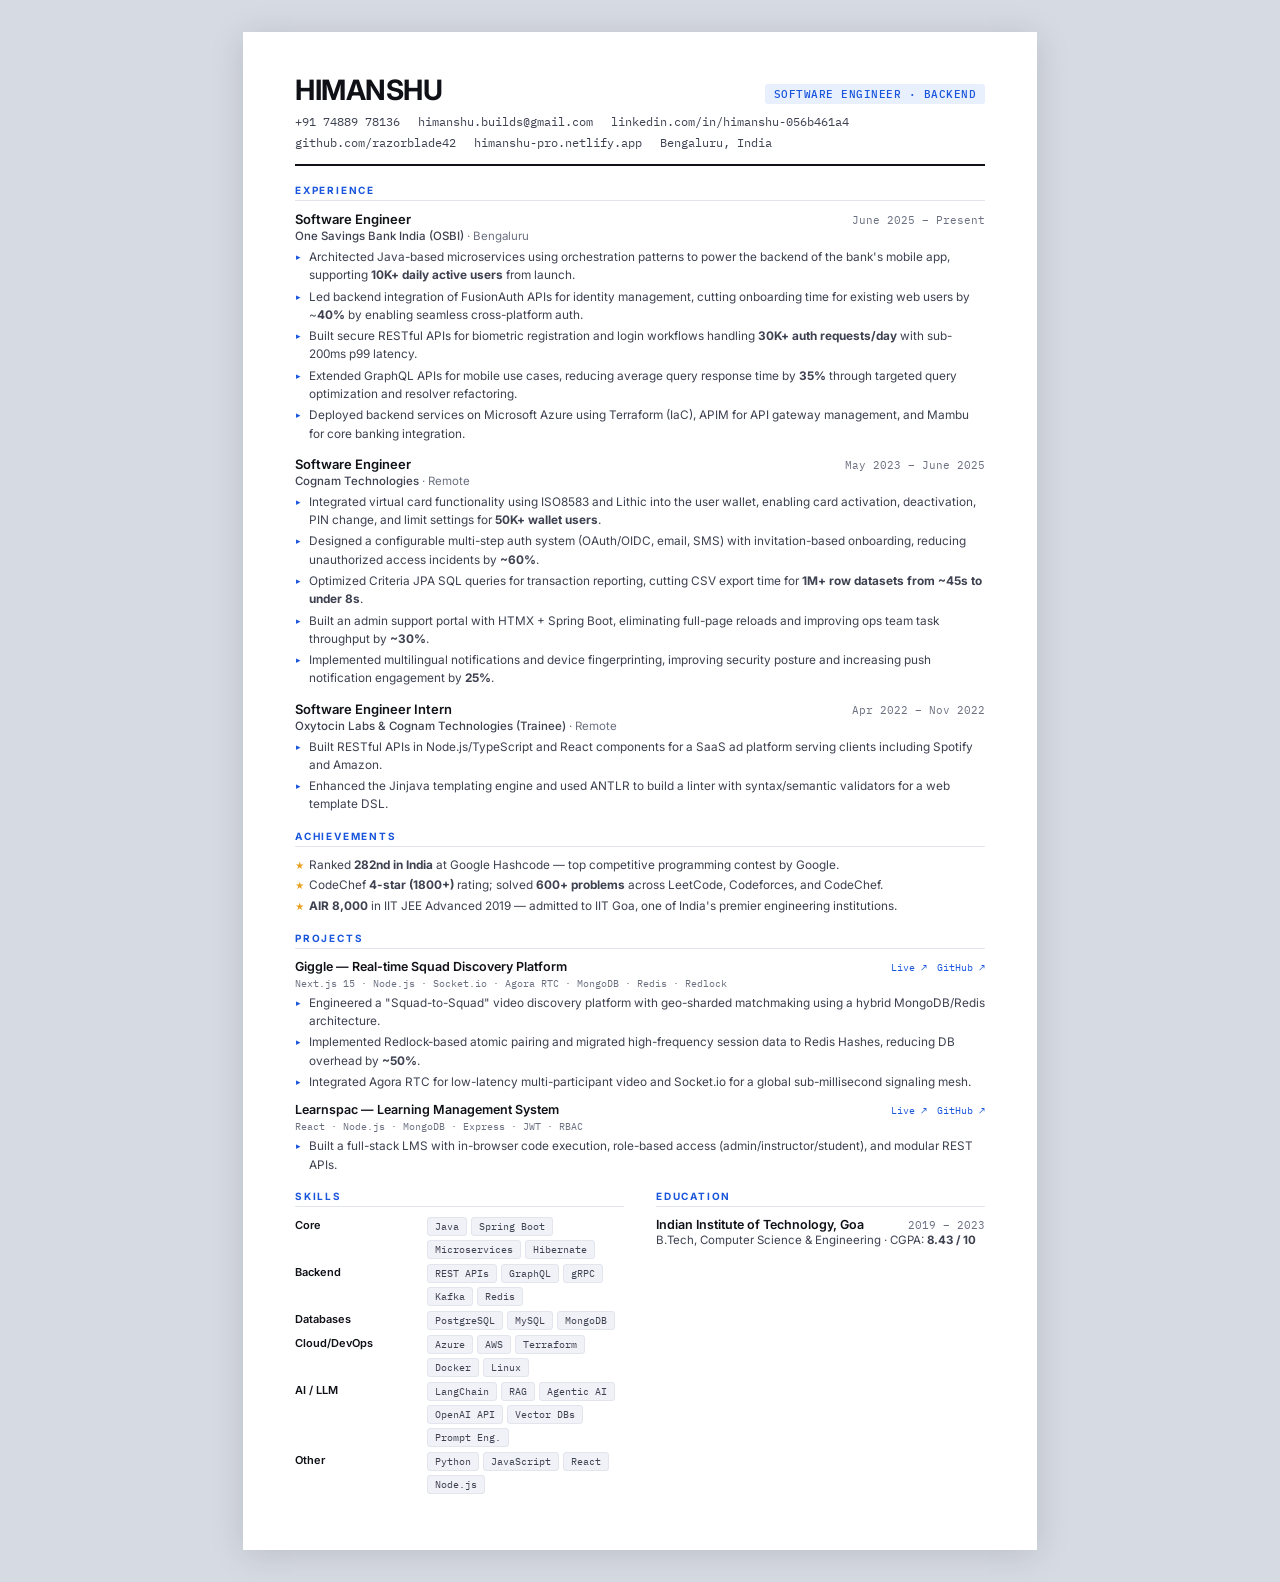
<file: resources/himanshu_resume_revised_1.html>
<!DOCTYPE html>
<html lang="en">
<head>
<meta charset="UTF-8">
<meta name="viewport" content="width=device-width, initial-scale=1.0">
<title>Himanshu — Software Engineer</title>
<style>
  @import url('https://fonts.googleapis.com/css2?family=Inter:wght@400;500;600;700&family=IBM+Plex+Mono:wght@400;500&display=swap');

  *, *::before, *::after { box-sizing: border-box; margin: 0; padding: 0; }

  :root {
    --ink: #0f1117;
    --ink-light: #3d4150;
    --ink-muted: #6b7080;
    --accent: #1a56db;
    --accent-light: #e8effd;
    --rule: #e2e5ec;
    --bg: #ffffff;
    --tag-bg: #f0f2f7;
  }

  body {
    font-family: 'Inter', sans-serif;
    background: #d6dae3;
    display: flex;
    justify-content: center;
    align-items: flex-start;
    min-height: 100vh;
    padding: 32px 16px;
  }

  .page {
    background: var(--bg);
    width: 794px;
    padding: 44px 52px 40px;
    box-shadow: 0 4px 32px rgba(0,0,0,0.13);
  }

  /* ── HEADER ── */
  .header {
    border-bottom: 2px solid var(--ink);
    padding-bottom: 14px;
    margin-bottom: 18px;
  }

  .header-top {
    display: flex;
    justify-content: space-between;
    align-items: flex-end;
  }

  .name {
    font-size: 28px;
    font-weight: 700;
    letter-spacing: -0.5px;
    color: var(--ink);
    line-height: 1;
  }

  .title-tag {
    font-family: 'IBM Plex Mono', monospace;
    font-size: 11px;
    font-weight: 500;
    color: var(--accent);
    background: var(--accent-light);
    padding: 3px 9px;
    border-radius: 3px;
    letter-spacing: 0.5px;
  }

  .contacts {
    display: flex;
    flex-wrap: wrap;
    gap: 6px 18px;
    margin-top: 10px;
  }

  .contacts a, .contacts span {
    font-size: 11.5px;
    color: var(--ink-light);
    text-decoration: none;
    font-family: 'IBM Plex Mono', monospace;
  }

  .contacts a:hover { color: var(--accent); }

  /* ── SECTION ── */
  section { margin-bottom: 16px; }

  .section-title {
    font-size: 10px;
    font-weight: 700;
    letter-spacing: 1.8px;
    text-transform: uppercase;
    color: var(--accent);
    border-bottom: 1px solid var(--rule);
    padding-bottom: 4px;
    margin-bottom: 10px;
  }

  /* ── EXPERIENCE ── */
  .job { margin-bottom: 13px; }
  .job:last-child { margin-bottom: 0; }

  .job-header {
    display: flex;
    justify-content: space-between;
    align-items: baseline;
    margin-bottom: 2px;
  }

  .job-title {
    font-size: 13px;
    font-weight: 600;
    color: var(--ink);
  }

  .job-date {
    font-family: 'IBM Plex Mono', monospace;
    font-size: 10.5px;
    color: var(--ink-muted);
    white-space: nowrap;
  }

  .job-company {
    font-size: 11.5px;
    color: var(--ink-light);
    font-weight: 500;
    margin-bottom: 5px;
  }

  .job-company .location {
    color: var(--ink-muted);
    font-weight: 400;
  }

  ul {
    padding-left: 14px;
    list-style: none;
  }

  ul li {
    font-size: 11.8px;
    color: var(--ink-light);
    line-height: 1.55;
    margin-bottom: 3px;
    position: relative;
  }

  ul li::before {
    content: '▸';
    position: absolute;
    left: -13px;
    color: var(--accent);
    font-size: 9px;
    top: 2px;
  }

  /* ── SKILLS ── */
  .skills-grid {
    display: grid;
    grid-template-columns: 120px 1fr;
    gap: 5px 12px;
  }

  .skill-label {
    font-size: 11px;
    font-weight: 600;
    color: var(--ink);
    padding-top: 1px;
  }

  .skill-tags {
    display: flex;
    flex-wrap: wrap;
    gap: 4px;
  }

  .tag {
    font-family: 'IBM Plex Mono', monospace;
    font-size: 10px;
    background: var(--tag-bg);
    color: var(--ink-light);
    padding: 2px 7px;
    border-radius: 3px;
    border: 1px solid var(--rule);
  }

  /* ── PROJECTS ── */
  .project { margin-bottom: 11px; }
  .project:last-child { margin-bottom: 0; }

  .project-header {
    display: flex;
    justify-content: space-between;
    align-items: baseline;
    margin-bottom: 3px;
  }

  .project-name {
    font-size: 12.5px;
    font-weight: 600;
    color: var(--ink);
  }

  .project-links {
    display: flex;
    gap: 10px;
  }

  .project-links a {
    font-family: 'IBM Plex Mono', monospace;
    font-size: 10px;
    color: var(--accent);
    text-decoration: none;
  }

  .project-stack {
    font-family: 'IBM Plex Mono', monospace;
    font-size: 10px;
    color: var(--ink-muted);
    margin-bottom: 4px;
  }

  /* ── ACHIEVEMENTS ── */
  .ach-list { list-style: none; padding: 0; }
  .ach-list li {
    font-size: 11.8px;
    color: var(--ink-light);
    line-height: 1.5;
    margin-bottom: 3px;
    padding-left: 14px;
    position: relative;
  }
  .ach-list li::before {
    content: '★';
    position: absolute;
    left: 0;
    color: #e8a020;
    font-size: 9px;
    top: 2px;
  }

  /* ── EDUCATION ── */
  .edu-row {
    display: flex;
    justify-content: space-between;
    align-items: baseline;
  }
  .edu-school { font-size: 12.5px; font-weight: 600; color: var(--ink); }
  .edu-detail { font-size: 11.5px; color: var(--ink-light); margin-top: 1px; }
  .edu-date {
    font-family: 'IBM Plex Mono', monospace;
    font-size: 10.5px;
    color: var(--ink-muted);
  }

  .two-col {
    display: grid;
    grid-template-columns: 1fr 1fr;
    gap: 0 32px;
  }

  @media print {
    body { background: white; padding: 0; }
    .page { box-shadow: none; }
  }
</style>
</head>
<body>
<div class="page">

  <!-- HEADER -->
  <div class="header">
    <div class="header-top">
      <div class="name">HIMANSHU</div>
      <div class="title-tag">SOFTWARE ENGINEER · BACKEND</div>
    </div>
    <div class="contacts">
      <span>+91 74889 78136</span>
      <a href="mailto:himanshu.builds@gmail.com">himanshu.builds@gmail.com</a>
      <a href="https://www.linkedin.com/in/himanshu-056b461a4/" target="_blank">linkedin.com/in/himanshu-056b461a4</a>
      <a href="https://github.com/razorblade42" target="_blank">github.com/razorblade42</a>
      <a href="https://main--himanshu-pro.netlify.app/" target="_blank">himanshu-pro.netlify.app</a>
      <span>Bengaluru, India</span>
    </div>
  </div>

  <!-- EXPERIENCE -->
  <section>
    <div class="section-title">Experience</div>

    <div class="job">
      <div class="job-header">
        <div class="job-title">Software Engineer</div>
        <div class="job-date">June 2025 – Present</div>
      </div>
      <div class="job-company">One Savings Bank India (OSBI) <span class="location">· Bengaluru</span></div>
      <ul>
        <li>Architected Java-based microservices using orchestration patterns to power the backend of the bank's mobile app, supporting <strong>10K+ daily active users</strong> from launch.</li>
        <li>Led backend integration of FusionAuth APIs for identity management, cutting onboarding time for existing web users by ~<strong>40%</strong> by enabling seamless cross-platform auth.</li>
        <li>Built secure RESTful APIs for biometric registration and login workflows handling <strong>30K+ auth requests/day</strong> with sub-200ms p99 latency.</li>
        <li>Extended GraphQL APIs for mobile use cases, reducing average query response time by <strong>35%</strong> through targeted query optimization and resolver refactoring.</li>
        <li>Deployed backend services on Microsoft Azure using Terraform (IaC), APIM for API gateway management, and Mambu for core banking integration.</li>
      </ul>
    </div>

    <div class="job">
      <div class="job-header">
        <div class="job-title">Software Engineer</div>
        <div class="job-date">May 2023 – June 2025</div>
      </div>
      <div class="job-company">Cognam Technologies <span class="location">· Remote</span></div>
      <ul>
        <li>Integrated virtual card functionality using ISO8583 and Lithic into the user wallet, enabling card activation, deactivation, PIN change, and limit settings for <strong>50K+ wallet users</strong>.</li>
        <li>Designed a configurable multi-step auth system (OAuth/OIDC, email, SMS) with invitation-based onboarding, reducing unauthorized access incidents by <strong>~60%</strong>.</li>
        <li>Optimized Criteria JPA SQL queries for transaction reporting, cutting CSV export time for <strong>1M+ row datasets from ~45s to under 8s</strong>.</li>
        <li>Built an admin support portal with HTMX + Spring Boot, eliminating full-page reloads and improving ops team task throughput by <strong>~30%</strong>.</li>
        <li>Implemented multilingual notifications and device fingerprinting, improving security posture and increasing push notification engagement by <strong>25%</strong>.</li>
      </ul>
    </div>

    <div class="job">
      <div class="job-header">
        <div class="job-title">Software Engineer Intern</div>
        <div class="job-date">Apr 2022 – Nov 2022</div>
      </div>
      <div class="job-company">Oxytocin Labs &amp; Cognam Technologies (Trainee) <span class="location">· Remote</span></div>
      <ul>
        <li>Built RESTful APIs in Node.js/TypeScript and React components for a SaaS ad platform serving clients including Spotify and Amazon.</li>
        <li>Enhanced the Jinjava templating engine and used ANTLR to build a linter with syntax/semantic validators for a web template DSL.</li>
      </ul>
    </div>
  </section>

  <!-- ACHIEVEMENTS -->
  <section>
    <div class="section-title">Achievements</div>
    <ul class="ach-list">
      <li>Ranked <strong>282nd in India</strong> at Google Hashcode — top competitive programming contest by Google.</li>
      <li>CodeChef <strong>4-star (1800+)</strong> rating; solved <strong>600+ problems</strong> across LeetCode, Codeforces, and CodeChef.</li>
      <li><strong>AIR 8,000</strong> in IIT JEE Advanced 2019 — admitted to IIT Goa, one of India's premier engineering institutions.</li>
    </ul>
  </section>

  <!-- PROJECTS -->
  <section>
    <div class="section-title">Projects</div>

    <div class="project">
      <div class="project-header">
        <div class="project-name">Giggle — Real-time Squad Discovery Platform</div>
        <div class="project-links">
          <a href="https://giggle-web-git-main-razorblade42s-projects.vercel.app/" target="_blank">Live ↗</a>
          <a href="https://github.com/razorblade42" target="_blank">GitHub ↗</a>
        </div>
      </div>
      <div class="project-stack">Next.js 15 · Node.js · Socket.io · Agora RTC · MongoDB · Redis · Redlock</div>
      <ul>
        <li>Engineered a "Squad-to-Squad" video discovery platform with geo-sharded matchmaking using a hybrid MongoDB/Redis architecture.</li>
        <li>Implemented Redlock-based atomic pairing and migrated high-frequency session data to Redis Hashes, reducing DB overhead by <strong>~50%</strong>.</li>
        <li>Integrated Agora RTC for low-latency multi-participant video and Socket.io for a global sub-millisecond signaling mesh.</li>
      </ul>
    </div>

    <div class="project">
      <div class="project-header">
        <div class="project-name">Learnspac — Learning Management System</div>
        <div class="project-links">
          <a href="https://master.d23e6ad1u7odbc.amplifyapp.com" target="_blank">Live ↗</a>
          <a href="https://github.com/razorblade42" target="_blank">GitHub ↗</a>
        </div>
      </div>
      <div class="project-stack">React · Node.js · MongoDB · Express · JWT · RBAC</div>
      <ul>
        <li>Built a full-stack LMS with in-browser code execution, role-based access (admin/instructor/student), and modular REST APIs.</li>
      </ul>
    </div>
  </section>

  <!-- SKILLS + EDUCATION side by side -->
  <div class="two-col">
    <section>
      <div class="section-title">Skills</div>
      <div class="skills-grid">
        <div class="skill-label">Core</div>
        <div class="skill-tags">
          <span class="tag">Java</span><span class="tag">Spring Boot</span><span class="tag">Microservices</span><span class="tag">Hibernate</span>
        </div>
        <div class="skill-label">Backend</div>
        <div class="skill-tags">
          <span class="tag">REST APIs</span><span class="tag">GraphQL</span><span class="tag">gRPC</span><span class="tag">Kafka</span><span class="tag">Redis</span>
        </div>
        <div class="skill-label">Databases</div>
        <div class="skill-tags">
          <span class="tag">PostgreSQL</span><span class="tag">MySQL</span><span class="tag">MongoDB</span>
        </div>
        <div class="skill-label">Cloud/DevOps</div>
        <div class="skill-tags">
          <span class="tag">Azure</span><span class="tag">AWS</span><span class="tag">Terraform</span><span class="tag">Docker</span><span class="tag">Linux</span>
        </div>
        <div class="skill-label">AI / LLM</div>
        <div class="skill-tags">
          <span class="tag">LangChain</span><span class="tag">RAG</span><span class="tag">Agentic AI</span><span class="tag">OpenAI API</span><span class="tag">Vector DBs</span><span class="tag">Prompt Eng.</span>
        </div>
        <div class="skill-label">Other</div>
        <div class="skill-tags">
          <span class="tag">Python</span><span class="tag">JavaScript</span><span class="tag">React</span><span class="tag">Node.js</span>
        </div>
      </div>
    </section>

    <section>
      <div class="section-title">Education</div>
      <div style="margin-bottom:10px">
        <div class="edu-row">
          <div class="edu-school">Indian Institute of Technology, Goa</div>
          <div class="edu-date">2019 – 2023</div>
        </div>
        <div class="edu-detail">B.Tech, Computer Science &amp; Engineering · CGPA: <strong>8.43 / 10</strong></div>
      </div>
    </section>
  </div>

</div>
</body>
</html>
</file>
